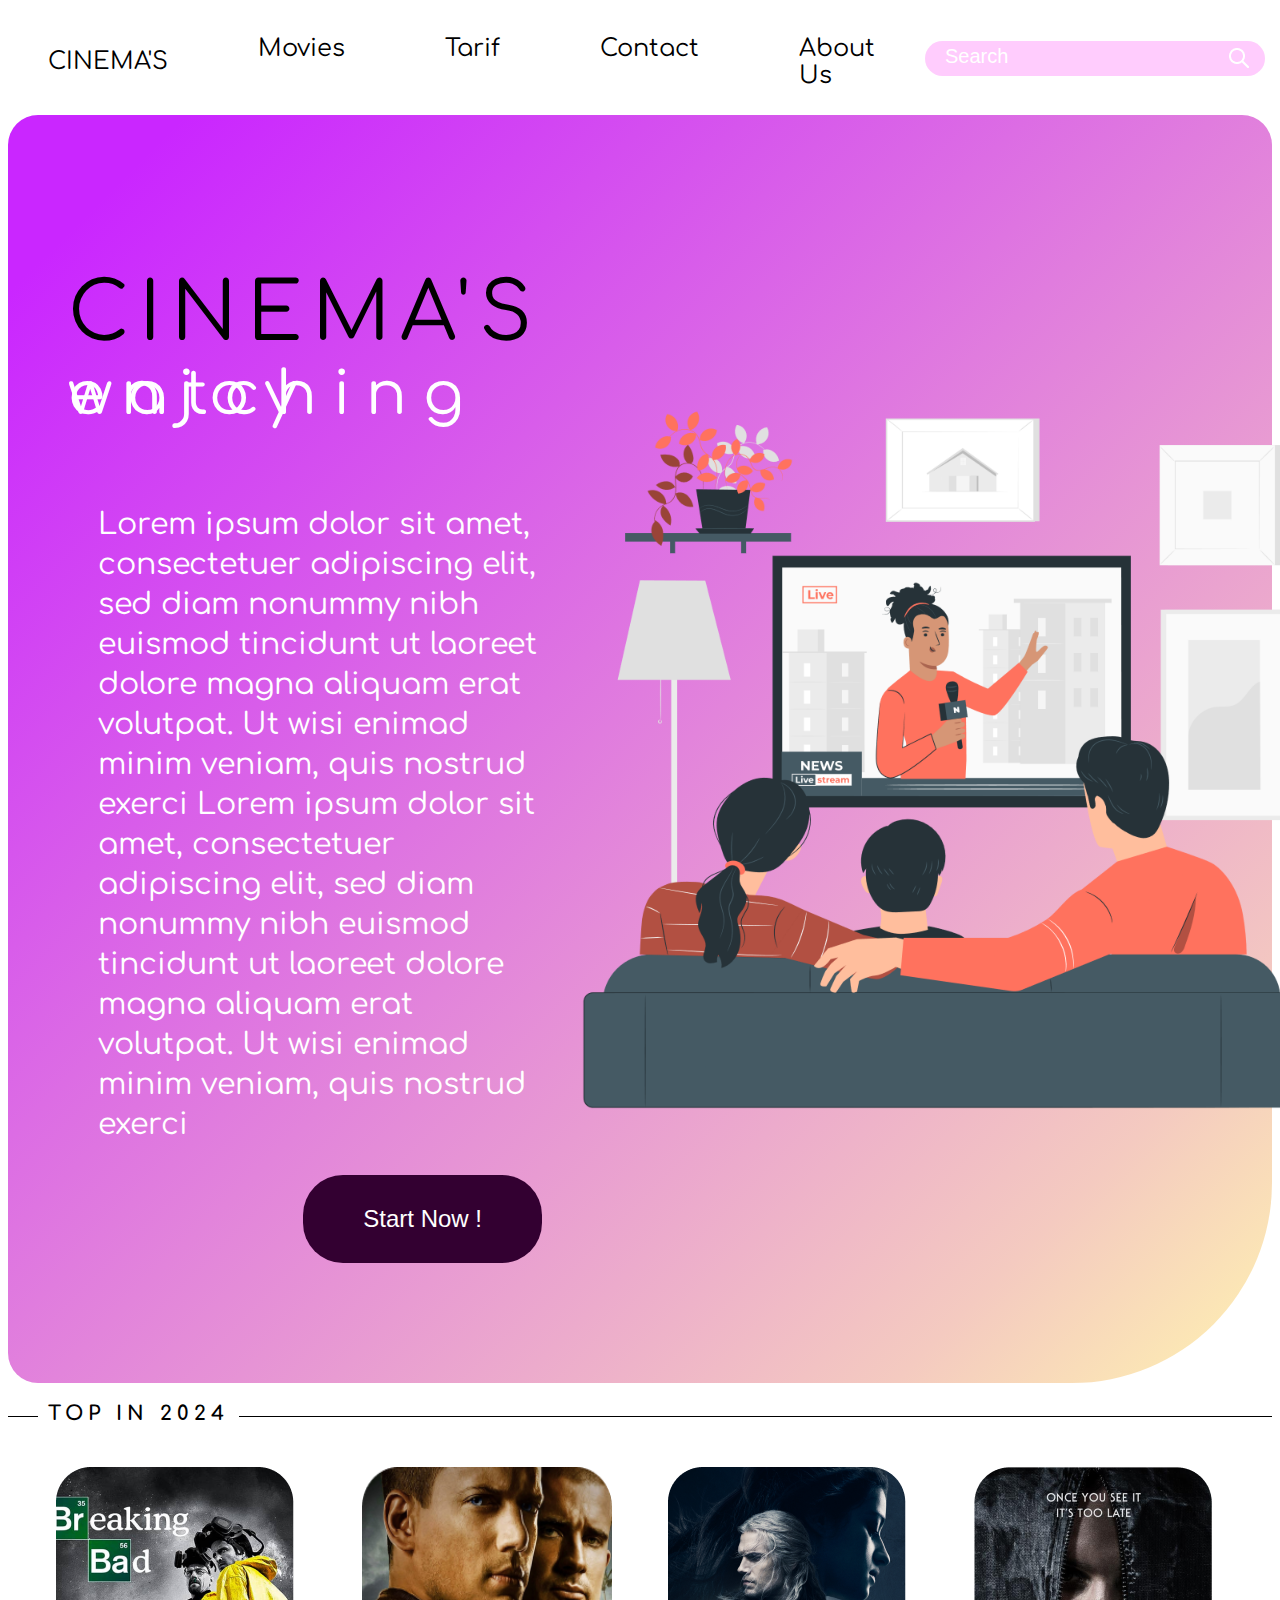
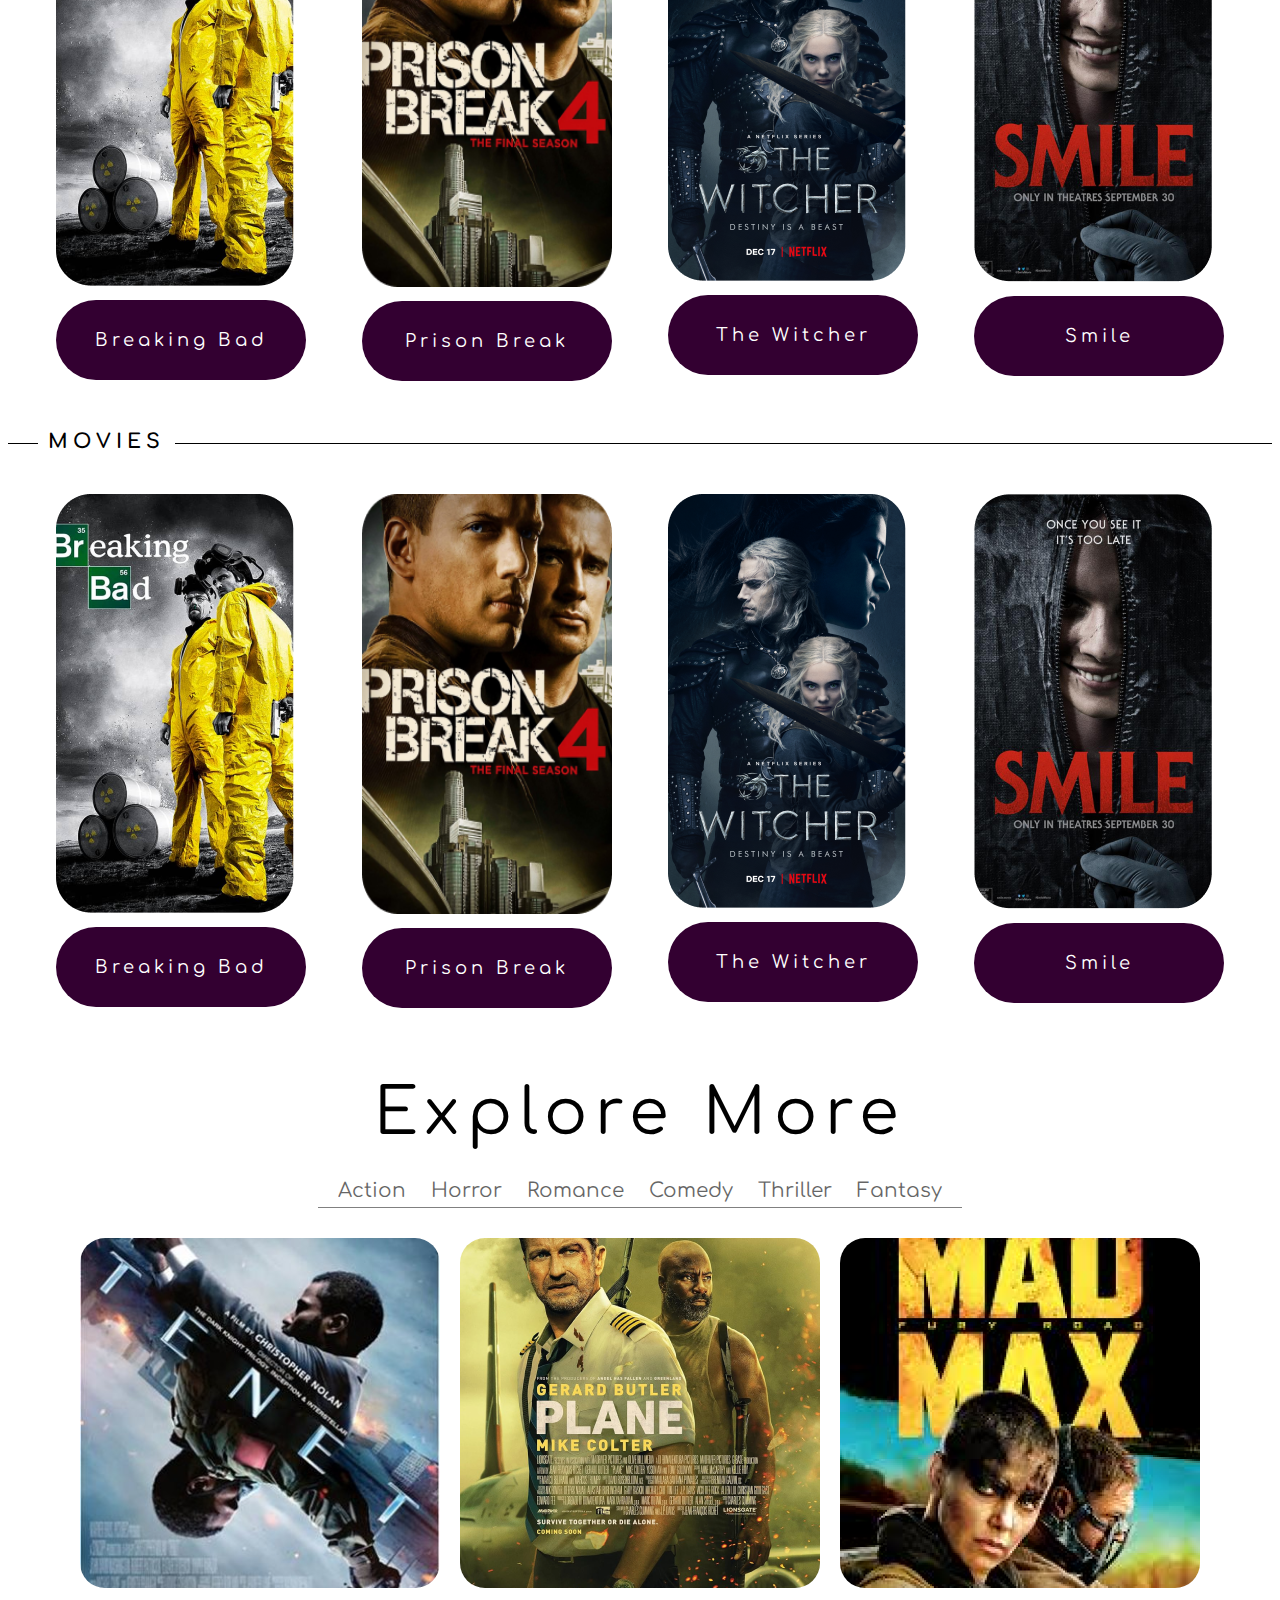
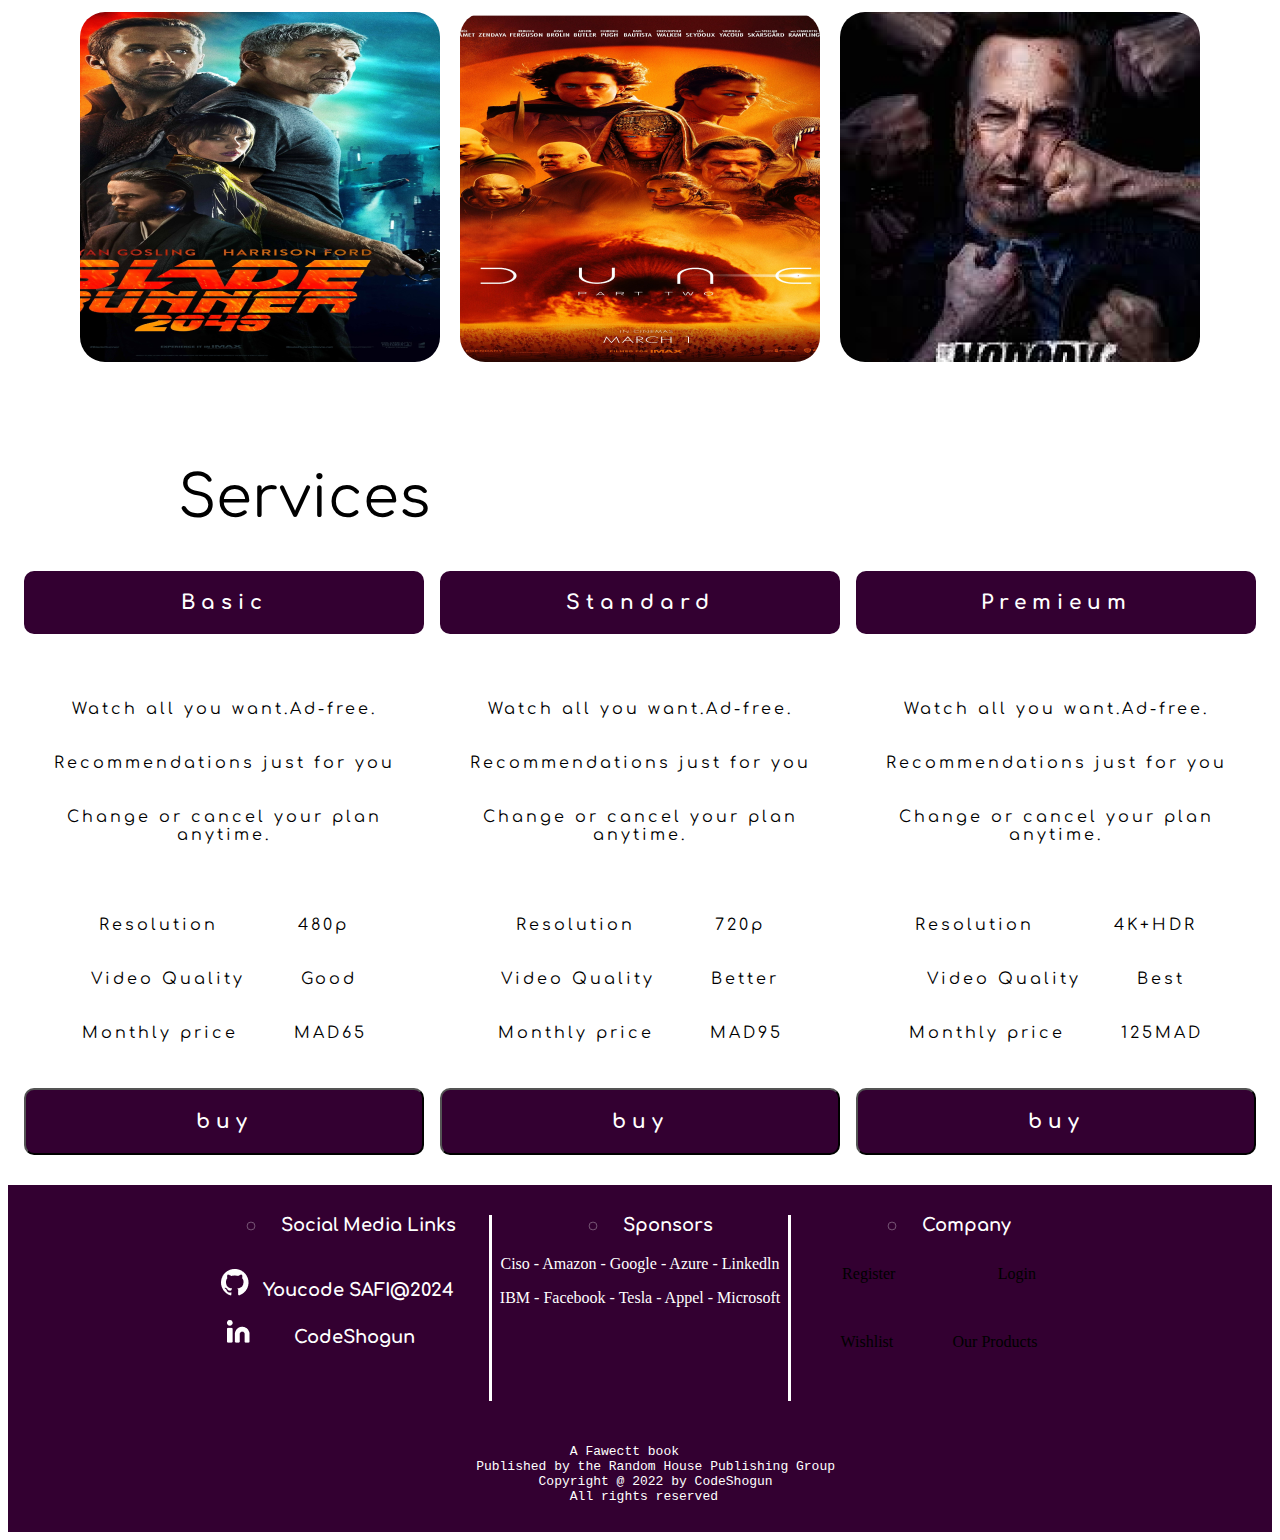
<file: index.html>
<!DOCTYPE html>
<html lang="en">
<head>
    <meta charset="UTF-8">
    <meta name="viewport" content="width=device-width, initial-scale=1.0">
    <title>Cinema's</title>
    <link rel="stylesheet" type="text/css" href="css/global.css">
    <link rel="stylesheet" type="text/css" href="css/style.css">
    <link rel="preconnect" href="https://fonts.googleapis.com/" >
    <link rel="preconnect" href="https://fonts.gstatic.com/" crossorigin >
    <link href="https://fonts.googleapis.com/css2?family=Comfortaa&display=swap" rel="stylesheet">
</head>
<body>
    <div>
        <!-- NavBar -->
        <header>
            <div class="px-4">
                <nav class="flex justify-beetwen">
                    <div>
                        <div class="Logo my-4">
                            <a href="index.html">CINEMA'S</a>
                        </div>
                    </div>
                    <div class="flex justify-center align-center">
                        <ul class="flex navlist">
                            <li class="mx-5"><a href="/pages/movie.html">Movies</a></li>
                            <li class="mx-5"><a href="/pages/pricing.html">Tarif</a></li>
                            <li class="mx-5"><a href="/pages/contactus.html">Contact</a></li>
                            <li class="mx-5"><a href="#">About Us</a></li>
                        </ul>
                    </div>
                    <div class="search flex justify-center align-center">
                            <input class="inputSearch py-1 px-2" type="text" placeholder="Search" size="20">
                    </div>
                </nav>
            </div>
        </header>
        <!-- End of NavBar-->

        <section class="heroSection">
            <h2 class="hidden-elem">Hero Section</h2>
            <div class="px-6 py-6">
                <div class="flex justify-around">
                    <div class="py-6">
                        <div style="line-height: 0%;">
                            <p class="title" >CINEMA'S</p>
                            <p  class="subtitle">enjoy watching</p>
                        </div>
                        <div class="heroparagh">
                            <p>
                                Lorem ipsum dolor sit amet, consectetuer adipiscing elit, sed diam nonummy nibh euismod tincidunt ut laoreet dolore magna aliquam erat volutpat. Ut wisi enimad minim veniam, quis nostrud exerci Lorem ipsum dolor sit amet, consectetuer adipiscing elit, sed diam nonummy nibh euismod tincidunt ut laoreet dolore magna aliquam erat volutpat. Ut wisi enimad minim veniam, quis nostrud exerci
                            </p>
                        </div>
                        <div class="flex justify-end">
                            <a href="#">
                                <button class="herobutton py-3 px-6" type="submit">Start Now !</button>
                            </a>
                        </div>
                    </div>
                    <div class="flex align-center">
                        <!-- image -->
                         <img src="images/illustration1.png" alt="illustration" width="800" height="800">
                    </div>
                </div>
            </div>
        </section>

        <div class="line-text">
            <span>TOP IN 2024</span>
        </div>

        <section class="py-2 px-2">
            <h2 class="hidden-elem">Movie Section</h2>
            <div class="flex justify-around">
                <div>
                    <img src="images/breakingBad.png" alt="x">
                    <div class="flex justify-center">
                        <a href="#"><button class="topbtn py-3 my-1">Breaking Bad</button></a>
                    </div>
                </div>
                <div>
                    <img src="images/prison1.png" alt="x" height="420" width="250">
                    <div class="flex justify-center">
                        <a href="#"><button class="topbtn py-3 my-1">Prison Break</button></a>
                    </div>
                </div>
                <div>
                    <img src="images/Witcher.png" alt="x">
                    <div class="flex justify-center">
                        <a href="#">
                            <button class="topbtn py-3 my-1">The Witcher</button>
                        </a>
                    </div>
                </div>
                <div>
                    <img src="images/34166_768_1024_1.png" alt="x">
                    <div class="flex justify-center">
                        <a href="#">
                                                    <button class="topbtn py-3 my-1">Smile</button>
                        </a>
                    </div>
                </div>
            </div>
        </section>

        <div class="line-text">
            <span>MOVIES</span>
        </div>

        <section class="py-2 px-2">
            <h2 class="hidden-elem">movie Block Section</h2>
            <div class="flex justify-around">
                <div>
                    <img src="images/breakingBad.png" alt="x">
                    <div class="flex justify-center">
                        <button class="topbtn py-3 my-1">Breaking Bad</button>
                    </div>
                </div>
                <div>
                    <img src="images/prison1.png" alt="x" height="420" width="250">
                    <div class="flex justify-center">
                        <button class="topbtn py-3 my-1">Prison Break</button>
                    </div>
                </div>
                <div>
                    <img src="images/Witcher.png" alt="x">
                    <div class="flex justify-center">
                        <button class="topbtn py-3 my-1">The Witcher</button>
                    </div>
                </div>
                <div>
                    <img src="images/34166_768_1024_1.png" alt="x">
                    <div class="flex justify-center">
                        <button class="topbtn py-3 my-1">Smile</button>
                    </div>
                </div>
            </div>
        </section>
    
        <section>
            <h2 class="hidden-elem">Explore more Section</h2>
            <div class="px-4 py-4">
                <div>
                    <div class="flex justify-center explore">Explore More</div>
                    <div>
                        
                    </div>
                    <div class="flex justify-center CategoBox">
                        <div class="flex justify-center categorys px-2">
                            <div><a href="#" class="micro-category">Action</a></div>
                            <div><a href="#" class="micro-category">Horror</a></div>
                            <div><a href="#" class="micro-category">Romance</a></div>
                            <div><a href="#" class="micro-category">Comedy</a></div>
                            <div><a href="#" class="micro-category">Thriller</a></div>
                            <div><a href="#" class="micro-category">Fantasy</a></div>
                        </div>
                    </div>
                    <div class="grid-container justify-center py-3">
                        <div>
                            <img class="exploreImage" src="images/More1.png" alt="Box1">
                        </div>
                        <div>
                            <img class="exploreImage" src="images/More2.png" alt="Box2">
                        </div>
                        <div>
                            <img class="exploreImage" src="images/More3.png" alt="Box3">
                        </div>
                        <div>
                            <img class="exploreImage" src="images/More4.png" alt="Box4">
                        </div>
                        <div>
                            <img class="exploreImage" src="images/More5.png" alt="Box5">
                        </div>
                        <div>
                            <img class="exploreImage" src="images/More6.png" alt="Box6">
                        </div>
                    </div>
                </div>
            </div>
        </section>

        <section>
            <h2 class="hidden-elem">Service Section</h2>
            <div class="py-3">
                <div class="service mx-6">
                    Services
                </div>
                <div class="flex justify-evently text-center">
                    <div class="serviceBox">
                        <div class="sBoxHead py-2">Basic</div>
                        <div class="py-2">
                            <div class="sBoxParagh py-2">
                                <p class="py-1">Watch all you want.Ad-free.</p>
                                <p class="py-1">Recommendations just for you</p>
                                <p class="py-1">Change or cancel your plan anytime.</p>
                            </div>
                            <div>
                                <pre class="sBoxParagh py-1">Resolution          480p</pre>
                                <pre class="sBoxParagh py-1">Video Quality       Good</pre>
                                <pre class="sBoxParagh py-1">Monthly price       MAD65</pre>
                            </div>
                        </div>
                         <a href="#">
                            <button class="sBoxHead py-2 cursor-pointer btnBox">
                                buy
                             </button>
                         </a>
                    </div>
                    <div class="serviceBox">
                        <div class="sBoxHead py-2">Standard</div>
                        <div class="py-2">
                            <div class="sBoxParagh py-2">
                                <p class="py-1">Watch all you want.Ad-free.</p>
                                <p class="py-1">Recommendations just for you</p>
                                <p class="py-1">Change or cancel your plan anytime.</p>
                            </div>
                            <div>
                                <pre class="sBoxParagh py-1">Resolution          720p</pre>
                                <pre class="sBoxParagh py-1">Video Quality       Better</pre>
                                <pre class="sBoxParagh py-1">Monthly price       MAD95</pre>
                            </div>
                        </div>
                        <a href="#">
                            <button class="sBoxHead py-2 cursor-pointer btnBox">
                                buy
                             </button>
                         </a>
                    </div>
                    <div class="serviceBox">
                        <div class="sBoxHead py-2">Premieum</div>
                        <div class="py-2">
                            <div class="sBoxParagh py-2">
                                <p class="py-1">Watch all you want.Ad-free.</p>
                                <p class="py-1">Recommendations just for you</p>
                                <p class="py-1">Change or cancel your plan anytime.</p>
                            </div>
                            <div>
                                <pre class="sBoxParagh py-1">Resolution          4K+HDR</pre>
                                <pre class="sBoxParagh py-1">Video Quality       Best</pre>
                                <pre class="sBoxParagh py-1">Monthly price       125MAD</pre>
                            </div>
                        </div>
                        <a href="#">
                            <button class="sBoxHead py-2 cursor-pointer btnBox">
                                buy
                             </button>
                         </a>
                    </div>
                </div>
            </div>
        </section>

        <section class="links">
            <h2 class="hidden-elem">Links Section</h2>
            <div class="px-4 py-3">
                <div class="flex justify-center text-center">

                    <div class="footerBox">
                        <div class="footerBoxfont">
                            <div>
                                <img class="mx-2" src="./icons/icons8-round-80.png" alt="bulletIcon" width="10" height="10">
                                <span>Social Media Links</span>
                            </div>
                        </div>
                        <div class="my-2">
                            <div>
                                <img src="./icons/githubIcon.png" alt="githubIcon">
                                <a style="text-decoration: none;" href="#"><span class="footerBoxfont mx-1">Youcode SAFI@2024</span></a>
                            </div>
                            <div class="my-2">
                                <img src="./icons/LinkdinIcon.png" alt="LinkdinIcon">
                                <a style="text-decoration: none;" href="#"><span class="footerBoxfont mx-4">CodeShogun</span></a>
                            </div>
                        </div>
                    </div>

                    <div class="footerBox">
                        <div class="footerBoxfont">
                            <div>
                                <img class="mx-2" src="./icons/icons8-round-80.png" alt="bulletIcon" width="10" height="10">
                                <span>Sponsors</span>
                            </div>
                        </div>
                        <div class="my-2">
                            <p>Ciso - Amazon - Google - Azure - Linkedln</p>
                            <p>IBM - Facebook - Tesla - Appel - Microsoft</p>
                        </div>
                    </div>

                    <div class="footerBox">
                        <div class="footerBoxfont">
                            <div>
                                <img class="mx-2" src="./icons/icons8-round-80.png" alt="bulletIcon" width="10" height="10">
                                <span>Company</span>
                            </div>
                        </div>
                        <div class="my-3">
                            <div class="flex justify-around">
                                <div><a class="text-white" href="#">Register</a></div>
                                <div><a class="text-white" href="#">Login</a></div>
                            </div>
                            <div class="flex justify-around my-5 mx-2">
                                <div><a class="text-white" href="#">Wishlist</a></div>
                                <div><a class="text-white" href="#">Our Products</a></div>
                            </div>
                        </div>
                    </div>

                </div>
            </div>
        </section>

        <footer class="flex justify-center" style="background-color: #330031; color: white;">
            <pre>
                A Fawectt book
    Published by the Random House Publishing Group
            Copyright @ 2022 by CodeShogun
                All rights reserved
            </pre>
        </footer>
    </div>
</body>
</html>
</file>
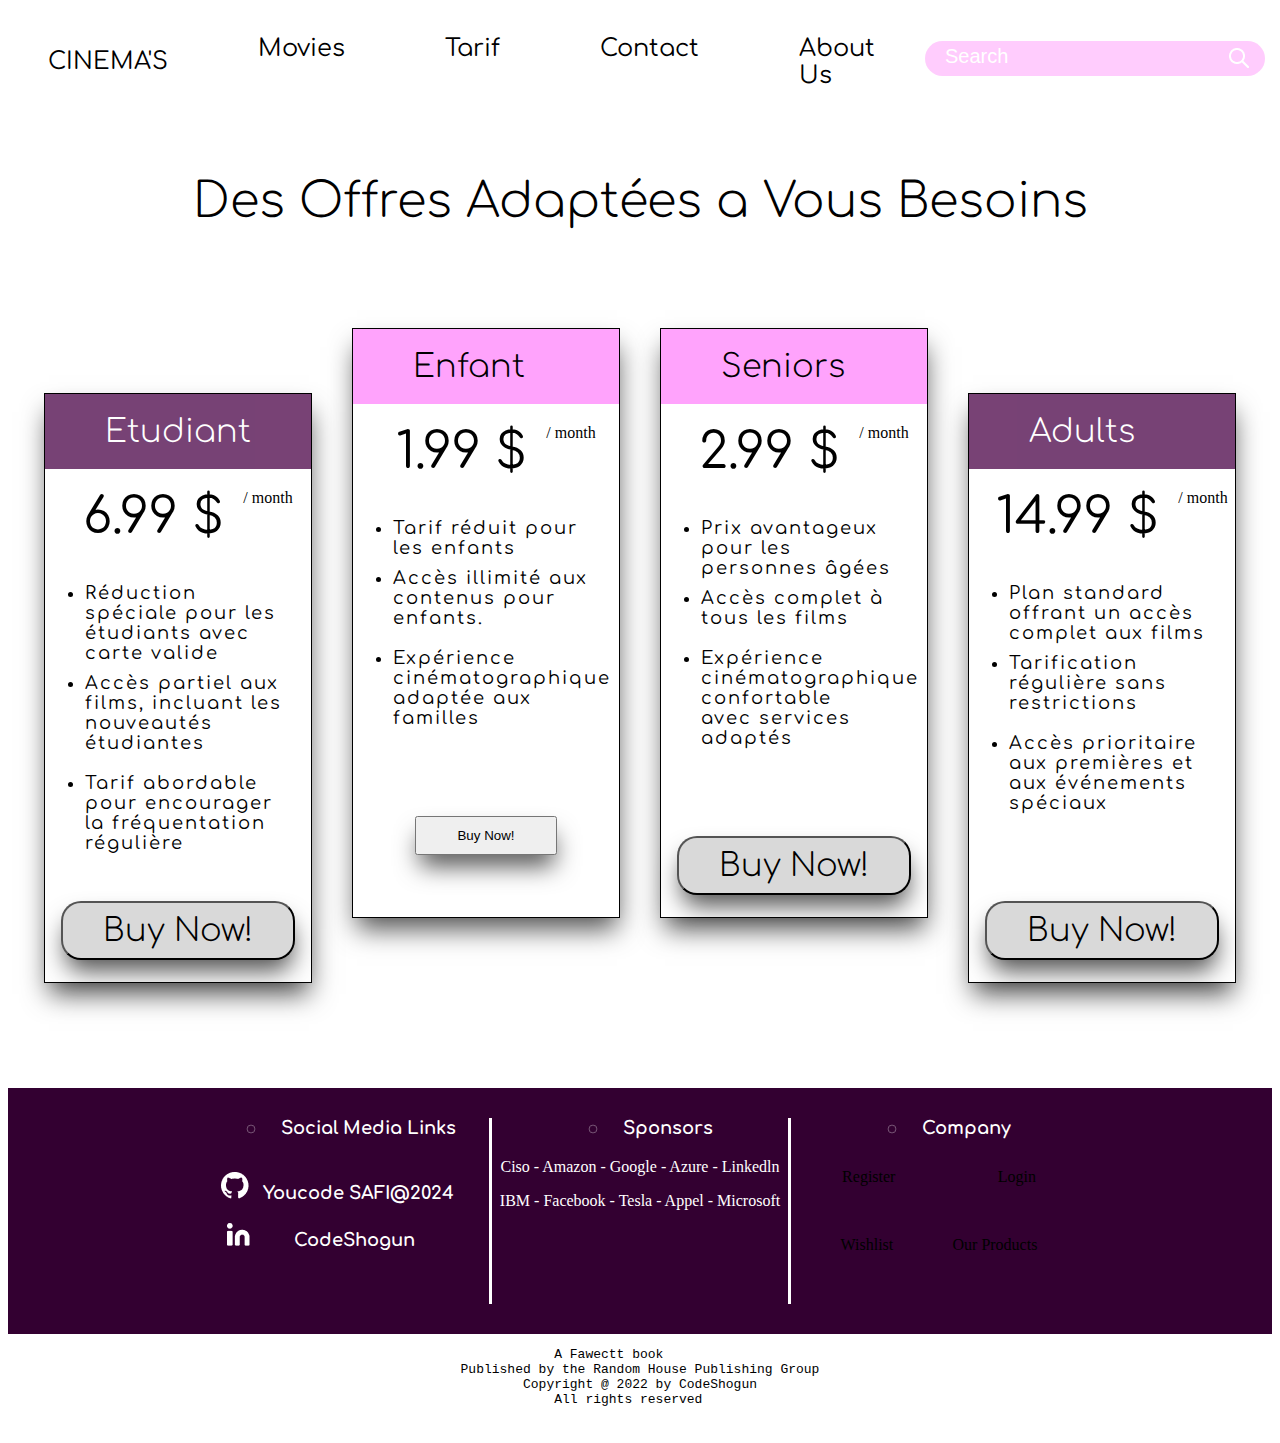
<file: pages/pricing.html>
<!DOCTYPE html>
<html lang="en">
<head>
    <meta charset="UTF-8">
    <meta name="viewport" content="width=device-width, initial-scale=1.0">
    <title>Tarif</title>
    <link rel="stylesheet" type="text/css" href="../css/global.css">
    <link rel="stylesheet" type="text/css" href="../css/style.css">
    <link rel="preconnect" href="https://fonts.googleapis.com/" >
    <link rel="preconnect" href="https://fonts.gstatic.com/" crossorigin >
    <link href="https://fonts.googleapis.com/css2?family=Comfortaa&display=swap" rel="stylesheet" >
</head>
<body>
    <header>
        <div class="px-4">
            <nav class="flex justify-beetwen">
                <div>
                    <div class="Logo my-4">
                        <a href="/Brief2-Cinema/index.html">CINEMA'S</a>
                    </div>
                </div>
                <div class="flex justify-center align-center">
                    <ul class="flex navlist">
                        <li class="mx-5"><a href="/Brief2-Cinema/pages/movie.html">Movies</a></li>
                        <li class="mx-5"><a href="/Brief2-Cinema/pages/pricing.html">Tarif</a></li>
                        <li class="mx-5"><a href="/Brief2-Cinema/pages/contactus.html">Contact</a></li>
                        <li class="mx-5"><a href="#">About Us</a></li>
                    </ul>
                </div>
                <div class="search flex justify-center align-center">
                        <input class="inputSearch py-1 px-2" type="text" placeholder="Search" size="20">
                </div>
            </nav>
        </div>
    </header>
    <!-- End of NavBar-->


    <section>
        <h2 class="hidden-elem">Plan Title</h2>
        <div>
            <div class="flex justify-center T-title py-6">
                <span>Des Offres Adaptées a Vous Besoins</span>
            </div>
        </div>

        <!-- tarrif plan container -->
        <div class="tarif-container flex justify-center align-center py-4">
            <!-- BOX 1-->
            <div class="tarif-box shadowBox">
                <div class="plan-type px-6 py-2">
                    Etudiant
                </div>
                <div class="flex justify-center py-2">
                    <span class="price mx-2">6.99 $</span>
                    <span class="month">/ month</span>
                </div>
                <div>
                    <ul class="tarif-contenue">
                        <li>Réduction<br> spéciale pour les<br> étudiants avec<br> carte valide</li>
                        <li class="py-1">Accès partiel aux<br> films, incluant les <br> nouveautés <br> étudiantes</li>
                        <li class="py-1">Tarif abordable <br> pour encourager<br> la fréquentation<br> régulière</li>
                    </ul>
                </div>
                <div class="flex justify-center py-2">
                     <button class="plan-Btn py-1 px-4 shadowBox">Buy Now!</button>
                </div>
            </div>
            <!-- BOX 2-->
            <div class="tarif-box upBoxes shadowBox">
                <div class="plan-type-up px-6 py-2">
                    Enfant
                </div>
                <div class="flex justify-center py-2">
                    <span class="price mx-2">1.99 $</span>
                    <span class="month">/ month</span>
                </div>
                <div>
                    <ul class="tarif-contenue">
                        <li>Tarif réduit pour <br>les enfants</li>
                        <li class="py-1">Accès illimité aux<br> contenus pour<br> enfants.</li>
                        <li class="py-1">Expérience <br> cinématographique <br> adaptée aux<br> familles</li>
                    </ul>

                </div>
                <div class="flex justify-center py-6">
                    <button class="plan-Btn2 py-1 px-4 shadowBox">Buy Now!</button>
               </div>
            </div>
            <!-- BOX 3-->
            <div class="tarif-box upBoxes shadowBox">
                <div class="plan-type-up px-6 py-2">
                    Seniors
                </div>
                <div class="flex justify-center py-2">
                    <span class="price mx-2">2.99 $</span>
                    <span class="month">/ month</span>
                </div>
                <div>
                    <ul class="tarif-contenue">
                        <li>Prix avantageux<br> pour les<br> personnes âgées</li>
                        <li class="py-1">Accès complet à<br> tous les films</li>
                        <li class="py-1">Expérience<br> cinématographique <br>confortable <br>avec services <br> adaptés</li>
                    </ul>
                </div>

                <div class="flex justify-center py-6">
                     <button class="plan-Btn py-1 px-4 shadowBox">Buy Now!</button>
                </div>
            </div>
            <!-- BOX 4-->
            <div class="tarif-box shadowBox">
                <div class="plan-type px-6 py-2">
                    Adults
                </div>
                <div class="flex justify-center py-2">
                    <span class="price mx-2">14.99 $</span>
                    <span class="month">/ month</span>
                </div>
                <div>
                    <ul class="tarif-contenue">
                        <li>Plan standard <br>offrant un accès<br>complet aux films</li>
                        <li class="py-1">Tarification<br>régulière sans<br>restrictions</li>
                        <li class="py-1">Accès prioritaire<br>aux premières et<br> aux événements<br> spéciaux</li>
                    </ul>
                </div>
               
                <div class="flex justify-center py-6">
                     <button class="plan-Btn py-1 px-4 shadowBox">Buy Now!</button>
                </div>
            </div>

        </div>
    </section>

    <section class="links">
        <h2 class="hidden-elem">Links Section</h2>
        <div class="px-4 py-3">
            <div class="flex justify-center text-center">

                <div class="footerBox">
                    <div class="footerBoxfont">
                        <div>
                            <img class="mx-2" src="../icons/icons8-round-80.png" alt="bulletIcon" width="10" height="10">
                            <span>Social Media Links</span>
                        </div>
                    </div>
                    <div class="my-2">
                        <div>
                            <img src="../icons/githubIcon.png" alt="githubIcon">
                            <a class="decorator-none" href="#"><span class="footerBoxfont mx-1">Youcode SAFI@2024</span></a>
                        </div>
                        <div class="my-2">
                            <img src="../icons/LinkdinIcon.png" alt="LinkdinIcon">
                            <a class="decorator-none" href="#"><span class="footerBoxfont mx-4">CodeShogun</span></a>
                        </div>
                    </div>
                </div>

                <div class="footerBox">
                    <div class="footerBoxfont">
                        <div>
                            <img class="mx-2" src="../icons/icons8-round-80.png" alt="bulletIcon" width="10" height="10">
                            <span>Sponsors</span>
                        </div>
                    </div>
                    <div class="my-2">
                        <p>Ciso - Amazon - Google - Azure - Linkedln</p>
                        <p>IBM - Facebook - Tesla - Appel - Microsoft</p>
                    </div>
                </div>

                <div class="footerBox">
                    <div class="footerBoxfont">
                        <div>
                            <img class="mx-2" src="../icons/icons8-round-80.png" alt="bulletIcon" width="10" height="10">
                            <span>Company</span>
                        </div>
                    </div>
                    <div class="my-3">
                        <div class="flex justify-around">
                            <div><a class="text-white" href="#">Register</a></div>
                            <div><a class="text-white" href="#">Login</a></div>
                        </div>
                        <div class="flex justify-around my-5 mx-2">
                            <div><a class="text-white" href="#">Wishlist</a></div>
                            <div><a class="text-white" href="#">Our Products</a></div>
                        </div>
                    </div>
                </div>

            </div>
        </div>
    </section>

    <footer class="flex justify-center footerstyle">
        <pre>
            A Fawectt book
Published by the Random House Publishing Group
        Copyright @ 2022 by CodeShogun
            All rights reserved
        </pre>
    </footer>
</body>
</html>
</file>
<file: css/global.css>
/* layout positioning */
.flex {
    display: flex;
}

.justify-center {
    justify-content: center;
}

.justify-end {
    justify-content: flex-end;
}

.justify-beetwen {
    justify-content: space-between;
}

.justify-around {
    justify-content: space-around;
}

.justify-evently {
    justify-content: space-evenly;
}

.align-center {
    align-items: center;
}

.align-start {
    align-items: start;
}

.align-end {
    align-items: end;
}

.align-left {
    align-items: center;
}

/* margin top & bottom */
.my-1 {
    margin-top: 10px;
    margin-bottom: 10px;
}

.my-2 {
    margin-top: 20px;
    margin-bottom: 20px;
}

.my-3 {
    margin-top: 30px;
    margin-bottom: 30px;
}

.my-4 {
    margin-top: 40px;
    margin-bottom: 40px;
}

.my-5 {
    margin-top: 50px;
    margin-bottom: 50px;
}

.my-6 {
    margin-top: 60px;
    margin-bottom: 60px;
}

/* margin left & right */
.mx-1 {
    margin-left: 10px;
    margin-right: 10px;
}

.mx-2 {
    margin-left: 20px;
    margin-right: 20px;
}

.mx-3 {
    margin-left: 30px;
    margin-right: 30px;
}

.mx-4 {
    margin-left: 40px;
    margin-right: 40px;
}

.mx-5 {
    margin-left: 50px;
    margin-right: 50px;
}

.mx-6 {
    margin-left: 60px;
    margin-right: 60px;
}

/* padding top & bottom */
.py-1 {
    padding-top: 10px;
    padding-bottom: 10px;
}

.py-2 {
    padding-top: 20px;
    padding-bottom: 20px;
}

.py-3 {
    padding-top: 30px;
    padding-bottom: 30px;
}

.py-4 {
    padding-top: 40px;
    padding-bottom: 40px;
}

.py-5 {
    padding-top: 50px;
    padding-bottom: 50px;
}

.py-6 {
    padding-top: 60px;
    padding-bottom: 60px;
}

/* padding left & right */
.px-1 {
    padding-left: 10px;
    padding-right: 10px;
}

.px-2 {
    padding-left: 20px;
    padding-right: 20px;
}

.px-3 {
    padding-left: 30px;
    padding-right: 30px;
}

.px-4 {
    padding-left: 40px;
    padding-right: 40px;
}

.px-5 {
    padding-left: 50px;
    padding-right: 50px;
}

.px-6 {
    padding-left: 60px;
    padding-right: 60px;
}

.text-center {
    text-align: center;
}


/* font size & weight for Section title */

.border-solid {
    border: 3px solid black;
}
</file>
<file: css/style.css>
.Logo {
    font-family: Comfortaa;
    font-size: 1.5rem;
}

.navlist {
    font-family: Comfortaa;
    font-size: 1.5rem;
}

.navlist li {
    list-style: none;
}

a {
    text-decoration: none;
    color: black;
}

.search {
    height: 100px;
}

.inputSearch {
    width: 300px;
    background-color: #FFCCFD;
    border: none;
    border-radius: 20px;
    background-image: url('../icons/search.png');
    background-repeat: no-repeat;
    background-position-x: 95%;
    background-position-y: 50%;
}

.inputSearch::placeholder {
    color: white;
    font-size: 20px;
}

.links {
    background-color: #330031;
    color: white;
}

.heroSection {
    border-radius: 30px;
    border-bottom-right-radius: 200px;
    background: linear-gradient(to bottom right, #CA26FF 7%, #F4CAC0 85%, #FFF3B0 100%);
}

.title, .subtitle, .heroparagh {
    font-family: Comfortaa;
}

.line-text {
    border-bottom: 1px solid #000;
    line-height: 0.1em;
    margin: 30px 0px;
  }
  
  .line-text span {
    margin-left: 30px;
    font-family: Comfortaa;
    font-weight: bold;
    font-size: 20px;
    background: #fff;
    padding: 5px 10px;
    letter-spacing: 5px;
  }

.title {
    font-size: 80px;
    letter-spacing: 10px;
}

.subtitle {
    font-size: 60px;
    color: white;
    letter-spacing: 16px;
}

.heroparagh {
    padding-top: 20px;
    margin-left: 30px;
    font-size: 30px;
    line-height: 40px;
    color: white;
}

.herobutton {
    border: none;
    border-radius: 40px;
    font-size: 24px;
    color: white;
    background-color: #330031;
    cursor: pointer;
}

.topbtn {
    width: 250px;;
    font-family: Comfortaa;
    letter-spacing: 4px;
    border: none;
    border-radius: 40px;
    font-size: 18px;
    color: white;
    background-color: #330031;
    cursor: pointer;
}

.explore {
    font-family: Comfortaa;
    font-size: 64px;
    letter-spacing: 8px;
} 

.grid-container {
    display: grid;
    grid-template-columns: repeat(3, 0fr); 
    gap: 20px;
}

.service {
    font-family: Comfortaa;
    font-size: 58px;
    padding-bottom: 40px;
    margin-left: 170px;
}

.serviceBox {
    width: 400px;
}

.categorys {
    padding-top: 30px;
    font-size: 20px;
    font-family: Comfortaa;
    padding-bottom: 5px;
    gap: 25px;
    border-bottom: 1px solid gray;
}

.micro-category {
    font-weight: 980px;
    color: black;
    opacity: 60%;
    transform: scale(2.5);
}

.micro-category:hover {
    opacity: 100%;
    border-bottom: 8px solid #933C24;
    border-radius: 3px;
}

.exploreImage {
    border-radius: 25px;
}

.exploreImage:hover {
    transform: scale(1.1);
    transition-duration: 500ms;
}

.sBoxHead {
    border-radius: 10px;
    background-color: #330031;
    font-family: Comfortaa;
    font-weight: bold;
    font-size: 20px;
    letter-spacing: 6px;
    color: white;

}

.sBoxParagh {
    font-family: Comfortaa;
    letter-spacing: 3px;
}

.sBoxBtn {
    padding-left: 180px;
    padding-right: 180px;
}


.btnBox {
    width: 400px;
}

.footerBox {
    list-style: circle;
    width: 25%;
    border-right: white solid 3px;
}

.footerBox:last-child {
    border-right: white solid 0px;
}

.footerBoxfont {
    color: white;
    font-weight: bold;
    font-size: large;
    font-family: Comfortaa;
}


/* Movies Page */

.moviePage {
    background: linear-gradient(to bottom right, #330031 0%, #3B0039 17%, #990093 100%);
}

.movieImage {
    border-radius: 30px;
    filter: blur(5px);
}

.movieTcontainer {
     position: absolute;
     top: 25%;
}

.movieDiv {
    position: relative;
}

.movieText1 {
    font-family: Comfortaa;
    font-size: 60px;
    font-weight: bold;
    color: white;
}

.movieText2 {
    position: absolute;
    font-family: Comfortaa;
    font-size: 40px;
    font-weight: bold;
    color: white;
    left: 80px;
    margin-top: -40px;
}

.btn-container {
    position: absolute;
    left: 150px;
    margin-top: 20px;
}

.moviebutton {
    margin-top: 30px;
    border: none;
    border-radius: 40px;
    font-size: 24px;
    color: #FFCCFD;
    background-color: #CC00C6;
    cursor: pointer;
}

#Title {
    font-family: Comfortaa;
    color: white;
    font-size: 60px;
    letter-spacing: 3px;
}

.icon-movie {
    background-color: #D9D9D9;
    border-radius: 90px;
}

.grideffect {
    display: grid;
    grid-template-columns: repeat(3, 0fr);
    gap: 70px;
}

.poster-box1 {
    width: 400px;
    height: 571px;
    background-image: url(../images/poster.jpg);
}

.poster-box2 {
    width: 400px;
    height: 571px;
    background-image: url(../images/poster1.jpg);
}

.poster-box3 {
    width: 400px;
    height: 571px;
    background-image: url(../images/poster5.jpg);
}

.poster-box4 {
    width: 400px;
    height: 571px;
    background-image: url(../images/poster3.jpg);
}

.poster-box5 {
    width: 400px;
    height: 571px;
    background-image: url(../images/Poster7.jpg);
}

.poster-box6 {
    width: 400px;
    height: 571px;
    background-image: url(../images/c9d9118099b6b899f62ba3ffa82903ee.jpg);
}

.P-cadre {
    position: relative;
    width: 100%;
    height: 130px;
    background: rgba(0, 0, 0, 0.6);
}


.poster-Btn {
    position: absolute;
    left: 70px;
    background-color: black;
    color: white;
    opacity: 70%;
    font-family: Comfortaa;
    font-size: larger;
    letter-spacing: 3px;
    border-radius: 20px;
    border: none;
}

.poster-Btn:hover {
    opacity: 100%;
    transform: scale(1.3);
    transition-duration: 500ms;
}

.grayBox {
    background-color: #D9D9D9;
    height: 250px;
}

.form-title {
    font-family: Comfortaa;
    font-size: xxx-large;
    font-weight: 900px;
    letter-spacing: 4px;
}

.form-container {
    margin-top: -120px;
    margin-bottom: 100px;
    border: 1px solid black;
    margin-left: 20%;
    margin-right: 200px;
    background-color: white;
    border-radius: 12px;
    width: 1200px;
}

.form-block {
    gap: 100px;
}

.form-inputs {
    flex-direction: column;
    gap: 30px;
}

.input-box {
    padding-left: 20px;
    width: 400px;
    font-family: Comfortaa;
    font-size: large;
    font-weight: 800px;
    height: 50px;
    border-radius: 12px;
    border: 1px solid gray;
}
.textarea-box {
    border: 1px solid gray;
    margin-top: 30px;
    width: 860px;
    padding: 50px;
    font-family: Comfortaa;
    font-size: large;
    font-weight: 800;
    border-radius: 12px;
    resize: none;
}
.form-Btn {
    width: 250px;
    border: none;
    border-radius: 20px;
    font-size: 24px;
    color: white;
    background-color: #990094;
    cursor: pointer;
}

.tarif-container {
    gap: 40px;
    height: 80vh;
}

.tarif-box {
    width: 266px;
    height: 588px;
    border: 1px solid black;
}

.T-title {
    font-family: Comfortaa;
    font-size: xxx-large;
    font-weight: lighter;
}

.plan-type {
    font-family: Comfortaa;
    font-size: xx-large;
    font-weight: lighter;
    background-color: #561353;
    opacity: 80%;
    color: white;
}

.plan-type-up {
    font-family: Comfortaa;
    font-size: xx-large;
    font-weight: lighter;
    background-color: rgba(255, 102, 250, 0.6);
    color: black;
}

.price {
    font-family: Comfortaa;
    font-size: 50px;
}

.plan-Btn {
    font-family: Comfortaa;
    font-size: xx-large;
    font-weight: lighter;
    background-color: #D9D9D9;
    border-radius: 20px;
}

.tarif-contenue {
    font-family: Comfortaa;
    letter-spacing: 2px;
    font-size: large;
    line-height: 20px;
}

.upBoxes {
    align-self: start;
}


.hidden-elem {
    display: none;
}

.shadowBox {
    box-shadow: 1px 15px 25px -4px rgba(0,0,0,0.68);
}
</file>
